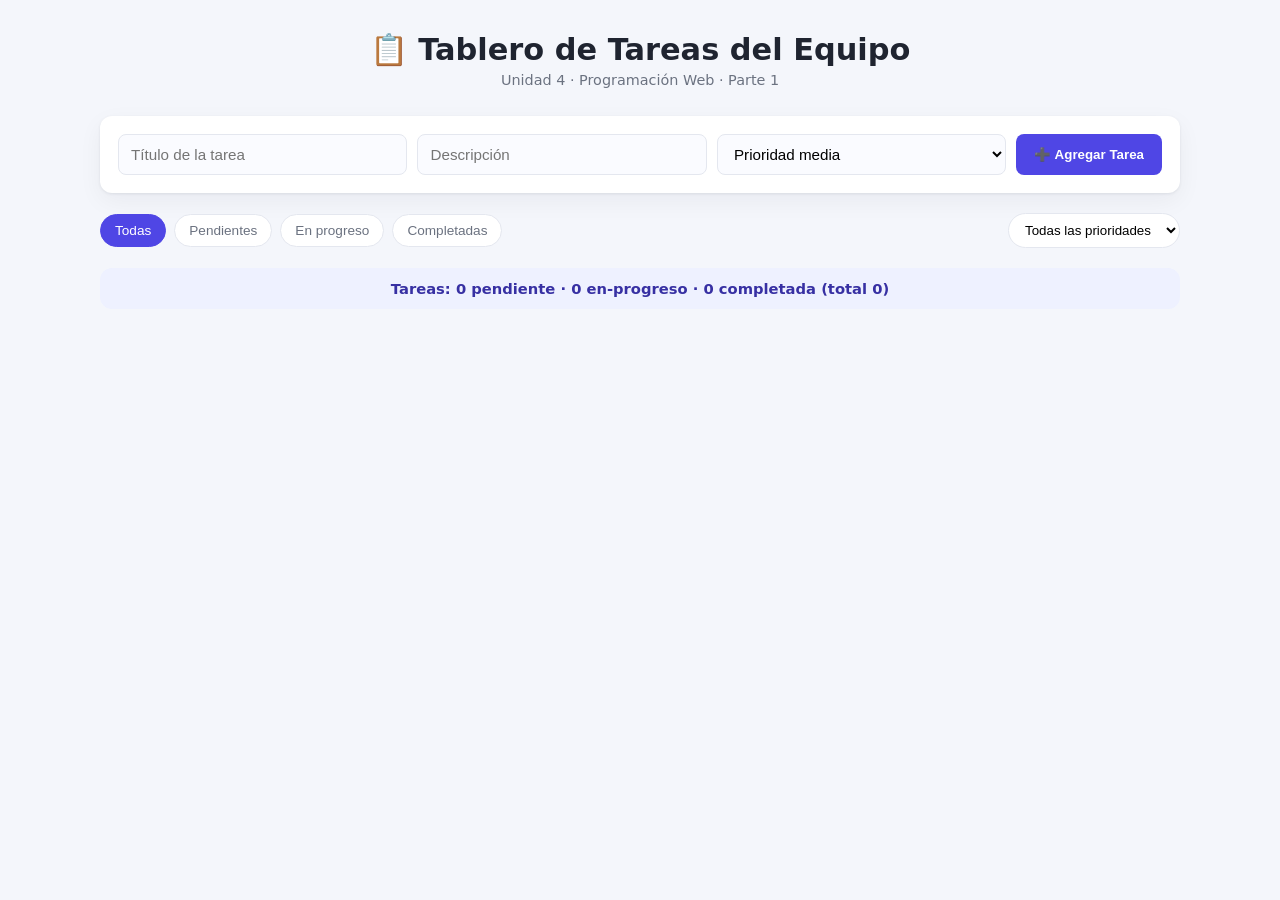
<file: parte-1-tablero-tareas/index.html>
<!DOCTYPE html>
<html lang="es">
<head>
  <meta charset="UTF-8">
  <meta name="viewport" content="width=device-width, initial-scale=1.0">
  <title>Tablero de Tareas — U4</title>
  <link rel="stylesheet" href="styles.css">
</head>
<body>
  <header>
    <h1>📋 Tablero de Tareas del Equipo</h1>
    <p class="subtitulo">Unidad 4 · Programación Web · Parte 1</p>
  </header>

  <section id="controles">
    <input type="text" id="input-titulo" placeholder="Título de la tarea">
    <input type="text" id="input-descripcion" placeholder="Descripción">
    <select id="select-prioridad">
      <option value="baja">Prioridad baja</option>
      <option value="media" selected>Prioridad media</option>
      <option value="alta">Prioridad alta</option>
    </select>
    <button id="btn-agregar">➕ Agregar Tarea</button>
  </section>

  <section id="filtros">
    <div class="filtro-grupo">
      <button class="btn-filtro-estado activo" data-estado="todas">Todas</button>
      <button class="btn-filtro-estado" data-estado="pendiente">Pendientes</button>
      <button class="btn-filtro-estado" data-estado="en-progreso">En progreso</button>
      <button class="btn-filtro-estado" data-estado="completada">Completadas</button>
    </div>
    <select id="select-filtro-prioridad">
      <option value="todas">Todas las prioridades</option>
      <option value="baja">Solo baja</option>
      <option value="media">Solo media</option>
      <option value="alta">Solo alta</option>
    </select>
  </section>

  <section id="stats"></section>

  <main id="tablero"></main>

  <script src="app.js" defer></script>
</body>
</html>
</file>
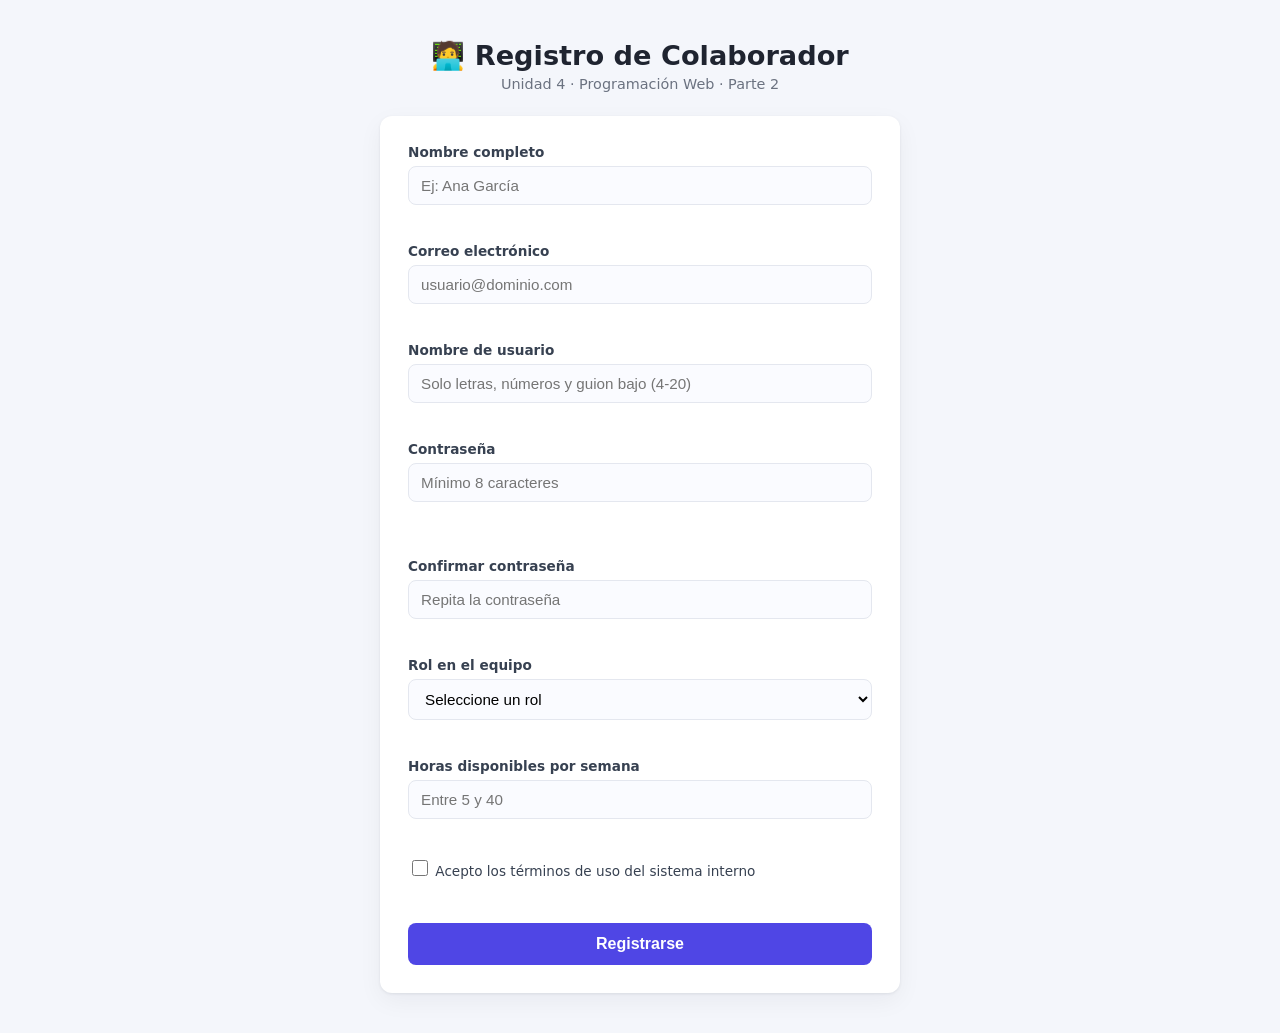
<file: parte-2-formulario-colaborador/index.html>
<!DOCTYPE html>
<html lang="es">
<head>
  <meta charset="UTF-8">
  <meta name="viewport" content="width=device-width, initial-scale=1.0">
  <title>Registro de Colaborador — U4</title>
  <link rel="stylesheet" href="styles.css">
</head>
<body>
  <main class="contenedor">
    <h1>🧑‍💻 Registro de Colaborador</h1>
    <p class="subtitulo">Unidad 4 · Programación Web · Parte 2</p>

    <form id="form-registro" novalidate>

      <div class="campo-grupo">
        <label for="nombre">Nombre completo</label>
        <input id="nombre" type="text" name="nombre"
               required minlength="3" maxlength="60"
               placeholder="Ej: Ana García">
        <span class="msg-error" id="error-nombre"></span>
      </div>

      <div class="campo-grupo">
        <label for="email">Correo electrónico</label>
        <input id="email" type="email" name="email"
               required placeholder="usuario@dominio.com">
        <span class="msg-error" id="error-email"></span>
      </div>

      <div class="campo-grupo">
        <label for="username">Nombre de usuario</label>
        <input id="username" type="text" name="username"
               required pattern="[a-zA-Z0-9_]{4,20}"
               placeholder="Solo letras, números y guion bajo (4-20)">
        <span class="msg-error" id="error-username"></span>
      </div>

      <div class="campo-grupo">
        <label for="password">Contraseña</label>
        <input id="password" type="password" name="password"
               required minlength="8"
               placeholder="Mínimo 8 caracteres">
        <span id="fortaleza"></span>
        <span class="msg-error" id="error-password"></span>
      </div>

      <div class="campo-grupo">
        <label for="confirmar">Confirmar contraseña</label>
        <input id="confirmar" type="password" name="confirmar"
               required placeholder="Repita la contraseña">
        <span class="msg-error" id="error-confirmar"></span>
      </div>

      <div class="campo-grupo">
        <label for="rol">Rol en el equipo</label>
        <select id="rol" name="rol" required>
          <option value="">Seleccione un rol</option>
          <option value="desarrollador">Desarrollador</option>
          <option value="disenador">Diseñador</option>
          <option value="tester">Tester</option>
          <option value="lider">Líder de equipo</option>
        </select>
        <span class="msg-error" id="error-rol"></span>
      </div>

      <div class="campo-grupo oculto" id="grupo-equipo">
        <label for="equipo">Equipo a cargo</label>
        <input id="equipo" type="text" name="equipo"
               placeholder="Ej: Backend, QA, Frontend">
        <span class="msg-error" id="error-equipo"></span>
      </div>

      <div class="campo-grupo">
        <label for="horas">Horas disponibles por semana</label>
        <input id="horas" type="number" name="horas"
               required min="5" max="40"
               placeholder="Entre 5 y 40">
        <span class="msg-error" id="error-horas"></span>
      </div>

      <div class="campo-grupo campo-checkbox">
        <label for="terminos">
          <input id="terminos" type="checkbox" name="terminos" required>
          Acepto los términos de uso del sistema interno
        </label>
        <span class="msg-error" id="error-terminos"></span>
      </div>

      <button type="submit" id="btn-registrar">Registrarse</button>
      <div id="mensaje-exito" class="oculto">
        ✅ Registro exitoso. Bienvenido al equipo.
      </div>
    </form>
  </main>
  <script src="validacion.js" defer></script>
</body>
</html>
</file>
<file: parte-1-tablero-tareas/styles.css>
:root {
  --bg: #f4f6fb;
  --panel: #ffffff;
  --texto: #1f2430;
  --texto-suave: #6b7280;
  --borde: #e4e7ef;
  --primario: #4f46e5;
  --primario-hover: #4338ca;
  --alta: #e11d48;
  --media: #f59e0b;
  --baja: #10b981;
  --pendiente: #94a3b8;
  --progreso: #3b82f6;
  --completada: #10b981;
  --radio: 12px;
  --sombra: 0 1px 3px rgba(15, 23, 42, 0.08), 0 8px 24px rgba(15, 23, 42, 0.05);
}

* { box-sizing: border-box; }

body {
  margin: 0;
  font-family: "Segoe UI", system-ui, -apple-system, sans-serif;
  background: var(--bg);
  color: var(--texto);
  padding: 32px 24px 64px;
}

header {
  max-width: 1080px;
  margin: 0 auto 28px;
  text-align: center;
}

header h1 {
  margin: 0 0 4px;
  font-size: 1.9rem;
}

.subtitulo {
  margin: 0;
  color: var(--texto-suave);
  font-size: 0.9rem;
}

#controles, #filtros, #stats, #tablero {
  max-width: 1080px;
  margin: 0 auto 20px;
}

#controles {
  display: flex;
  flex-wrap: wrap;
  gap: 10px;
  background: var(--panel);
  padding: 18px;
  border-radius: var(--radio);
  box-shadow: var(--sombra);
}

#controles input,
#controles select {
  flex: 1 1 160px;
  padding: 10px 12px;
  border: 1px solid var(--borde);
  border-radius: 8px;
  font-size: 0.95rem;
  background: #fafbff;
}

#controles input:focus,
#controles select:focus {
  outline: none;
  border-color: var(--primario);
}

#btn-agregar {
  flex: 0 0 auto;
  background: var(--primario);
  color: #fff;
  border: none;
  padding: 10px 18px;
  border-radius: 8px;
  font-weight: 600;
  cursor: pointer;
  transition: background 0.15s ease;
}

#btn-agregar:hover { background: var(--primario-hover); }

#filtros {
  display: flex;
  flex-wrap: wrap;
  justify-content: space-between;
  align-items: center;
  gap: 12px;
}

.filtro-grupo {
  display: flex;
  gap: 8px;
  flex-wrap: wrap;
}

.btn-filtro-estado {
  border: 1px solid var(--borde);
  background: var(--panel);
  padding: 8px 14px;
  border-radius: 999px;
  cursor: pointer;
  font-size: 0.85rem;
  color: var(--texto-suave);
  transition: all 0.15s ease;
}

.btn-filtro-estado:hover { border-color: var(--primario); color: var(--primario); }

.btn-filtro-estado.activo {
  background: var(--primario);
  border-color: var(--primario);
  color: #fff;
}

#select-filtro-prioridad {
  padding: 8px 12px;
  border-radius: 999px;
  border: 1px solid var(--borde);
  background: var(--panel);
}

#stats {
  background: #eef1ff;
  color: #3730a3;
  padding: 12px 18px;
  border-radius: var(--radio);
  font-weight: 600;
  font-size: 0.92rem;
  text-align: center;
}

#tablero {
  display: grid;
  grid-template-columns: repeat(auto-fill, minmax(260px, 1fr));
  gap: 16px;
}

.tarea {
  background: var(--panel);
  border-radius: var(--radio);
  padding: 16px;
  box-shadow: var(--sombra);
  border-left: 5px solid var(--pendiente);
  position: relative;
  animation: aparecer 0.2s ease;
}

@keyframes aparecer {
  from { opacity: 0; transform: translateY(4px); }
  to { opacity: 1; transform: translateY(0); }
}

.tarea.estado-pendiente { border-left-color: var(--pendiente); }
.tarea.estado-en-progreso { border-left-color: var(--progreso); }
.tarea.estado-completada { border-left-color: var(--completada); opacity: 0.85; }

.tarea h3 {
  margin: 8px 0 4px;
  font-size: 1.05rem;
}

.tarea p {
  margin: 0 0 12px;
  color: var(--texto-suave);
  font-size: 0.9rem;
  line-height: 1.4;
}

.badge-prioridad,
.badge-estado {
  display: inline-block;
  font-size: 0.7rem;
  font-weight: 700;
  text-transform: uppercase;
  letter-spacing: 0.03em;
  padding: 3px 9px;
  border-radius: 999px;
  margin-right: 6px;
}

.badge-estado {
  background: #eef1ff;
  color: #3730a3;
}

.prioridad-alta .badge-prioridad { background: #fde8ec; color: var(--alta); }
.prioridad-media .badge-prioridad { background: #fef3e2; color: #b45309; }
.prioridad-baja .badge-prioridad { background: #e3faf0; color: #047857; }

.acciones-tarea {
  display: flex;
  gap: 8px;
}

.acciones-tarea button {
  border: none;
  padding: 7px 12px;
  border-radius: 7px;
  font-size: 0.82rem;
  cursor: pointer;
  font-weight: 600;
}

.btn-avanzar {
  background: var(--primario);
  color: #fff;
}

.btn-avanzar:hover { background: var(--primario-hover); }

.btn-eliminar {
  background: #fde8ec;
  color: var(--alta);
}

.btn-eliminar:hover { background: #fbd0d8; }

.tarea.oculta { display: none; }

@media (max-width: 640px) {
  #controles { flex-direction: column; }
  #filtros { flex-direction: column; align-items: stretch; }
}
</file>
<file: parte-2-formulario-colaborador/styles.css>
:root {
  --bg: #f4f6fb;
  --panel: #ffffff;
  --texto: #1f2430;
  --texto-suave: #6b7280;
  --borde: #e4e7ef;
  --primario: #4f46e5;
  --primario-hover: #4338ca;
  --error: #e11d48;
  --exito: #10b981;
  --radio: 12px;
  --sombra: 0 1px 3px rgba(15, 23, 42, 0.08), 0 8px 24px rgba(15, 23, 42, 0.05);
}

* { box-sizing: border-box; }

body {
  margin: 0;
  min-height: 100vh;
  font-family: "Segoe UI", system-ui, -apple-system, sans-serif;
  background: var(--bg);
  color: var(--texto);
  display: flex;
  justify-content: center;
  padding: 40px 20px;
}

.contenedor {
  width: 100%;
  max-width: 520px;
}

.contenedor h1 {
  margin: 0 0 4px;
  text-align: center;
  font-size: 1.7rem;
}

.subtitulo {
  margin: 0 0 24px;
  text-align: center;
  color: var(--texto-suave);
  font-size: 0.9rem;
}

form {
  background: var(--panel);
  padding: 28px;
  border-radius: var(--radio);
  box-shadow: var(--sombra);
}

.campo-grupo {
  margin-bottom: 18px;
  display: flex;
  flex-direction: column;
}

.campo-grupo label {
  font-size: 0.85rem;
  font-weight: 600;
  margin-bottom: 6px;
  color: #374151;
}

.campo-grupo input,
.campo-grupo select {
  padding: 10px 12px;
  border: 1.5px solid var(--borde);
  border-radius: 8px;
  font-size: 0.95rem;
  background: #fafbff;
  transition: border-color 0.15s ease;
}

.campo-grupo input:focus,
.campo-grupo select:focus {
  outline: none;
  border-color: var(--primario);
}

.campo-grupo input.valido,
.campo-grupo select.valido {
  border-color: var(--exito);
}

.campo-grupo input.invalido,
.campo-grupo select.invalido {
  border-color: var(--error);
}

.msg-error {
  min-height: 16px;
  font-size: 0.78rem;
  color: var(--error);
  margin-top: 4px;
  opacity: 0;
  transition: opacity 0.15s ease;
}

.msg-error.visible { opacity: 1; }

#fortaleza {
  font-size: 0.78rem;
  font-weight: 600;
  margin-top: 4px;
  min-height: 14px;
}

.campo-checkbox label {
  flex-direction: row;
  align-items: center;
  gap: 8px;
  font-weight: 500;
  cursor: pointer;
}

.campo-checkbox input {
  width: 16px;
  height: 16px;
}

#grupo-equipo.oculto,
#mensaje-exito.oculto {
  display: none;
}

#btn-registrar {
  width: 100%;
  padding: 12px;
  border: none;
  border-radius: 8px;
  background: var(--primario);
  color: #fff;
  font-size: 1rem;
  font-weight: 600;
  cursor: pointer;
  transition: background 0.15s ease;
}

#btn-registrar:hover { background: var(--primario-hover); }

#mensaje-exito {
  margin-top: 16px;
  padding: 12px 14px;
  background: #e3faf0;
  color: #047857;
  border-radius: 8px;
  text-align: center;
  font-weight: 600;
  opacity: 0;
  transition: opacity 0.2s ease;
}

#mensaje-exito.visible { opacity: 1; }
</file>
